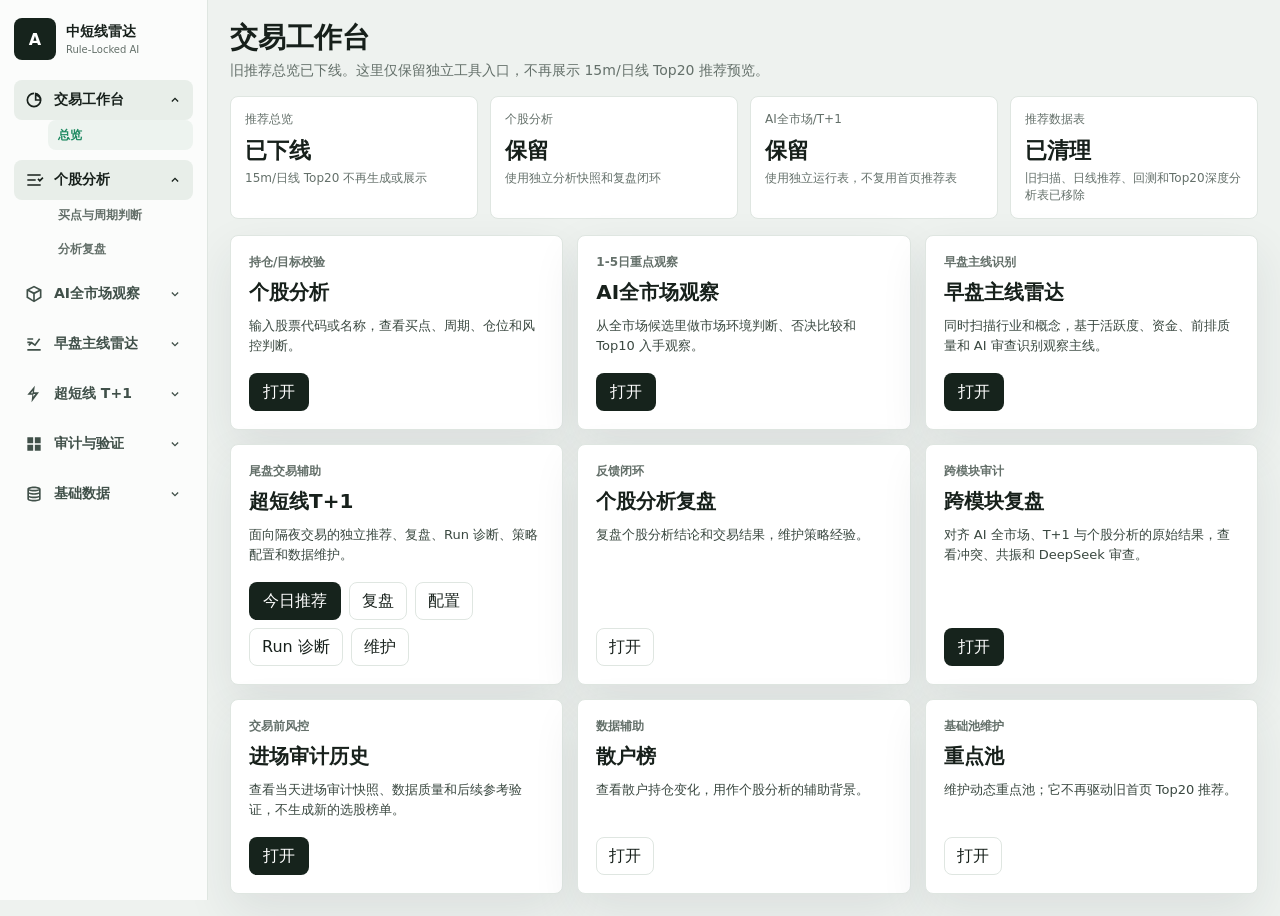
<file: index.html>
<!doctype html>
<html lang="zh-CN">
  <head>
    <meta charset="UTF-8" />
    <meta name="viewport" content="width=device-width, initial-scale=1.0" />
    <title>A股中短线雷达</title>
    <link rel="stylesheet" href="./src/styles.css?v=20260809-fixed-module-nav" />
  </head>
  <body>
    <div class="app-shell">
      <aside class="rail">
        <div class="brand">
          <span class="brand-mark">A</span>
          <div>
            <strong>中短线雷达</strong>
            <span>Rule-Locked AI</span>
          </div>
        </div>

        <nav class="nav-icons nav-tree" aria-label="主导航">
          <details class="nav-module" data-nav-module="dashboard" open>
            <summary class="nav-module-trigger">
              <span class="nav-module-icon"><svg viewBox="0 0 24 24" aria-hidden="true"><path d="M12 3a9 9 0 1 0 9 9h-2a7 7 0 1 1-7-7V3Zm1 0v10h8A9 9 0 0 0 13 3Zm2 4.1A7.03 7.03 0 0 1 18.9 11H15V7.1Z"/></svg></span>
              <span>交易工作台</span>
              <svg class="nav-chevron" viewBox="0 0 24 24" aria-hidden="true"><path d="m8 9 4 4 4-4 1.4 1.4L12 15.8l-5.4-5.4L8 9Z"/></svg>
            </summary>
            <div class="nav-sublist">
              <button id="dashboardButton" class="nav-subitem nav-button active" type="button" data-section="dashboard" title="总览" aria-label="总览" aria-current="page">总览</button>
            </div>
          </details>

          <details class="nav-module" data-nav-module="stock" open>
            <summary class="nav-module-trigger">
              <span class="nav-module-icon"><svg viewBox="0 0 24 24" aria-hidden="true"><path d="M4 5h16v2H4V5Zm0 6h10v2H4v-2Zm0 6h16v2H4v-2Zm13.5-7 1.5 1.5 3-3L23.4 10 19 14.4 16.1 11.5 17.5 10Z"/></svg></span>
              <span>个股分析</span>
              <svg class="nav-chevron" viewBox="0 0 24 24" aria-hidden="true"><path d="m8 9 4 4 4-4 1.4 1.4L12 15.8l-5.4-5.4L8 9Z"/></svg>
            </summary>
            <div class="nav-sublist">
              <button id="stockAnalysisButton" class="nav-subitem nav-button" type="button" data-section="stock" title="买点与周期判断" aria-label="买点与周期判断">买点与周期判断</button>
              <button id="aiReviewButton" class="nav-subitem nav-button" type="button" data-section="ai-review" title="分析复盘" aria-label="分析复盘">分析复盘</button>
            </div>
          </details>

          <details class="nav-module" data-nav-module="ai-full-market">
            <summary class="nav-module-trigger">
              <span class="nav-module-icon"><svg viewBox="0 0 24 24" aria-hidden="true"><path d="M12 2 3 6.5v10L12 22l9-5.5v-10L12 2Zm0 2.2 5.7 2.9L12 10 6.3 7.1 12 4.2ZM5 8.8l6 3.1v7.2l-6-3.7V8.8Zm8 10.3v-7.2l6-3.1v6.6l-6 3.7Z"/></svg></span>
              <span>AI全市场观察</span>
              <svg class="nav-chevron" viewBox="0 0 24 24" aria-hidden="true"><path d="m8 9 4 4 4-4 1.4 1.4L12 15.8l-5.4-5.4L8 9Z"/></svg>
            </summary>
            <div class="nav-sublist">
              <button id="aiFullMarketButton" class="nav-subitem nav-button" type="button" data-section="ai-full-market" title="重点观察" aria-label="重点观察">重点观察</button>
              <a class="nav-subitem" href="./ai-full-market-review.html">全市场复盘</a>
            </div>
          </details>

          <details class="nav-module" data-nav-module="morning-sector">
            <summary class="nav-module-trigger">
              <span class="nav-module-icon"><svg viewBox="0 0 24 24" aria-hidden="true"><path d="M4 18h16v2H4v-2Zm1-5 4-4 4 3 5-7 1.6 1.2-6.2 8.6-4.2-3.1L6.4 14.5 5 13Zm-1-8h7v2H4V5Zm0 4h4v2H4V9Z"/></svg></span>
              <span>早盘主线雷达</span>
              <svg class="nav-chevron" viewBox="0 0 24 24" aria-hidden="true"><path d="m8 9 4 4 4-4 1.4 1.4L12 15.8l-5.4-5.4L8 9Z"/></svg>
            </summary>
            <div class="nav-sublist">
              <button id="morningSectorButton" class="nav-subitem nav-button" type="button" data-section="morning-sector" title="主线扫描" aria-label="主线扫描">主线扫描</button>
            </div>
          </details>

          <details class="nav-module" data-nav-module="t1">
            <summary class="nav-module-trigger">
              <span class="nav-module-icon"><svg viewBox="0 0 24 24" aria-hidden="true"><path d="M13 2 4 13h6l-1 9 9-12h-6l1-8Zm-2.4 9H8.2l2.4-3-.5 4h3.5l-2.6 3.4.4-4.4Z"/></svg></span>
              <span>超短线 T+1</span>
              <svg class="nav-chevron" viewBox="0 0 24 24" aria-hidden="true"><path d="m8 9 4 4 4-4 1.4 1.4L12 15.8l-5.4-5.4L8 9Z"/></svg>
            </summary>
            <div class="nav-sublist">
              <button id="t1OvernightButton" class="nav-subitem nav-button" type="button" data-section="t1-overnight" title="今日推荐" aria-label="今日推荐">今日推荐</button>
              <a class="nav-subitem" href="./t1-overnight-review.html">推荐复盘</a>
              <a class="nav-subitem" href="./t1-overnight-config.html">策略配置</a>
              <a class="nav-subitem" href="./t1-overnight-diagnostics.html">Run 诊断</a>
              <a class="nav-subitem" href="./t1-overnight-maintenance.html">数据维护</a>
            </div>
          </details>

          <details class="nav-module" data-nav-module="audit">
            <summary class="nav-module-trigger">
              <span class="nav-module-icon"><svg viewBox="0 0 24 24" aria-hidden="true"><path d="M4 4h7v7H4V4Zm9 0h7v7h-7V4ZM4 13h7v7H4v-7Zm9 0h7v7h-7v-7Z"/></svg></span>
              <span>审计与验证</span>
              <svg class="nav-chevron" viewBox="0 0 24 24" aria-hidden="true"><path d="m8 9 4 4 4-4 1.4 1.4L12 15.8l-5.4-5.4L8 9Z"/></svg>
            </summary>
            <div class="nav-sublist">
              <button id="crossValidationButton" class="nav-subitem nav-button" type="button" title="跨模块复盘" aria-label="跨模块复盘">跨模块复盘</button>
              <button id="entryAuditHistoryButton" class="nav-subitem nav-button" type="button" title="进场审计历史" aria-label="进场审计历史">进场审计历史</button>
            </div>
          </details>

          <details class="nav-module" data-nav-module="data">
            <summary class="nav-module-trigger">
              <span class="nav-module-icon"><svg viewBox="0 0 24 24" aria-hidden="true"><path d="M12 3C7.6 3 4 4.3 4 6v12c0 1.7 3.6 3 8 3s8-1.3 8-3V6c0-1.7-3.6-3-8-3Zm0 2c3.9 0 6 .9 6 1s-2.1 1-6 1-6-.9-6-1 2.1-1 6-1Zm0 14c-3.9 0-6-.9-6-1v-2.2c1.4.8 3.6 1.2 6 1.2s4.6-.4 6-1.2V18c0 .1-2.1 1-6 1Zm0-4c-3.9 0-6-.9-6-1v-2.2c1.4.8 3.6 1.2 6 1.2s4.6-.4 6-1.2V14c0 .1-2.1 1-6 1Zm0-4c-3.9 0-6-.9-6-1V7.8C7.4 8.6 9.6 9 12 9s4.6-.4 6-1.2V10c0 .1-2.1 1-6 1Z"/></svg></span>
              <span>基础数据</span>
              <svg class="nav-chevron" viewBox="0 0 24 24" aria-hidden="true"><path d="m8 9 4 4 4-4 1.4 1.4L12 15.8l-5.4-5.4L8 9Z"/></svg>
            </summary>
            <div class="nav-sublist">
              <button id="retailHolderButton" class="nav-subitem nav-button" type="button" data-section="retail" title="散户榜" aria-label="散户榜">散户榜</button>
              <button id="universeButton" class="nav-subitem nav-button" type="button" data-section="universe" title="重点池" aria-label="重点池">重点池</button>
            </div>
          </details>
        </nav>
      </aside>

      <main class="workspace">
        <section class="topbar" data-dashboard-section>
          <div>
            <h1>交易工作台</h1>
            <p id="marketLine">旧推荐总览已下线。这里仅保留独立工具入口，不再展示 15m/日线 Top20 推荐预览。</p>
          </div>
        </section>

        <section class="metrics-grid" id="metricsGrid" aria-label="工作台状态" data-dashboard-section></section>

        <section class="workbench-grid" id="workbenchGrid" data-dashboard-section>
          <article class="workbench-card">
            <div>
              <span>持仓/目标校验</span>
              <h2>个股分析</h2>
              <p>输入股票代码或名称，查看买点、周期、仓位和风控判断。</p>
            </div>
            <button class="primary-button" type="button" data-workbench-open="stock">打开</button>
          </article>
          <article class="workbench-card">
            <div>
              <span>1-5日重点观察</span>
              <h2>AI全市场观察</h2>
              <p>从全市场候选里做市场环境判断、否决比较和 Top10 入手观察。</p>
            </div>
            <button class="primary-button" type="button" data-workbench-open="ai-full-market">打开</button>
          </article>
          <article class="workbench-card">
            <div>
              <span>早盘主线识别</span>
              <h2>早盘主线雷达</h2>
              <p>同时扫描行业和概念，基于活跃度、资金、前排质量和 AI 审查识别观察主线。</p>
            </div>
            <button class="primary-button" type="button" data-workbench-open="morning-sector">打开</button>
          </article>
          <article class="workbench-card">
            <div>
              <span>尾盘交易辅助</span>
              <h2>超短线T+1</h2>
              <p>面向隔夜交易的独立推荐、复盘、Run 诊断、策略配置和数据维护。</p>
            </div>
            <div class="workbench-actions">
              <button class="primary-button" type="button" data-workbench-open="t1-overnight">今日推荐</button>
              <button class="secondary-button" type="button" data-workbench-open="t1-review">复盘</button>
              <button class="secondary-button" type="button" data-workbench-open="t1-config">配置</button>
              <button class="secondary-button" type="button" data-workbench-open="t1-diagnostics">Run 诊断</button>
              <button class="secondary-button" type="button" data-workbench-open="t1-maintenance">维护</button>
            </div>
          </article>
          <article class="workbench-card">
            <div>
              <span>反馈闭环</span>
              <h2>个股分析复盘</h2>
              <p>复盘个股分析结论和交易结果，维护策略经验。</p>
            </div>
            <button class="secondary-button" type="button" data-workbench-open="ai-review">打开</button>
          </article>
          <article class="workbench-card">
            <div>
              <span>跨模块审计</span>
              <h2>跨模块复盘</h2>
              <p>对齐 AI 全市场、T+1 与个股分析的原始结果，查看冲突、共振和 DeepSeek 审查。</p>
            </div>
            <button class="primary-button" type="button" data-workbench-open="cross-validation">打开</button>
          </article>
          <article class="workbench-card">
            <div>
              <span>交易前风控</span>
              <h2>进场审计历史</h2>
              <p>查看当天进场审计快照、数据质量和后续参考验证，不生成新的选股榜单。</p>
            </div>
            <button class="primary-button" type="button" data-workbench-open="entry-audit-history">打开</button>
          </article>
          <article class="workbench-card">
            <div>
              <span>数据辅助</span>
              <h2>散户榜</h2>
              <p>查看散户持仓变化，用作个股分析的辅助背景。</p>
            </div>
            <button class="secondary-button" type="button" data-workbench-open="retail">打开</button>
          </article>
          <article class="workbench-card">
            <div>
              <span>基础池维护</span>
              <h2>重点池</h2>
              <p>维护动态重点池；它不再驱动旧首页 Top20 推荐。</p>
            </div>
            <button class="secondary-button" type="button" data-workbench-open="universe">打开</button>
          </article>
        </section>
      </main>
    </div>

    <div id="universeModal" class="modal-backdrop" hidden>
      <section class="modal" role="dialog" aria-modal="true" aria-labelledby="universeTitle">
        <header class="modal-head">
          <div>
            <span id="universeEyebrow">默认样本</span>
            <h2 id="universeTitle">内置重点池</h2>
          </div>
          <div class="modal-actions">
            <button id="universeRefreshButton" class="secondary-button" type="button" title="更新动态重点池">
              <svg viewBox="0 0 24 24" aria-hidden="true"><path d="M17.7 6.3A8 8 0 1 0 20 12h-2a6 6 0 1 1-1.8-4.3L13 11h8V3l-3.3 3.3Z"/></svg>
              更新
            </button>
            <button id="universeCloseButton" class="icon-button" type="button" title="关闭" aria-label="关闭">
              <svg viewBox="0 0 24 24" aria-hidden="true"><path d="m6.4 5 5.6 5.6L17.6 5 19 6.4 13.4 12l5.6 5.6-1.4 1.4-5.6-5.6L6.4 19 5 17.6l5.6-5.6L5 6.4 6.4 5Z"/></svg>
            </button>
          </div>
        </header>
        <div class="modal-body">
          <p id="universeDescription">加载中</p>
          <div id="universeMethod" class="method-list"></div>
          <div id="universeList" class="universe-list"></div>
        </div>
      </section>
    </div>

    <div id="stockAnalysisModal" class="modal-backdrop" hidden>
      <section class="modal stock-analysis-modal" role="dialog" aria-modal="true" aria-labelledby="stockAnalysisTitle">
        <header class="modal-head">
          <div>
            <span id="stockAnalysisEyebrow">个股分析</span>
            <h2 id="stockAnalysisTitle">买点与周期判断</h2>
          </div>
          <div class="modal-actions">
            <button id="stockAnalysisMarketRefreshButton" class="secondary-button" type="button" title="实时刷新全市场上下文缓存">
              <svg viewBox="0 0 24 24" aria-hidden="true"><path d="M17.7 6.3A8 8 0 1 0 20 12h-2a6 6 0 1 1-1.8-4.3L13 11h8V3l-3.3 3.3Z"/></svg>
              实时更新全市场
            </button>
            <button id="stockAnalysisCloseButton" class="icon-button" type="button" title="关闭" aria-label="关闭">
              <svg viewBox="0 0 24 24" aria-hidden="true"><path d="m6.4 5 5.6 5.6L17.6 5 19 6.4 13.4 12l5.6 5.6-1.4 1.4-5.6-5.6L6.4 19 5 17.6l5.6-5.6L5 6.4 6.4 5Z"/></svg>
            </button>
          </div>
        </header>
        <div class="modal-body">
          <form id="stockAnalysisForm" class="stock-analysis-form">
            <div class="stock-query-row">
              <label class="stock-query-field">
                <span>股票代码/名称</span>
                <div class="stock-analysis-input">
                  <input id="stockAnalysisCode" type="search" placeholder="如 002050 或 三花智控" autocomplete="off" aria-autocomplete="list" aria-controls="stockAnalysisSuggestions" />
                  <div id="stockAnalysisSuggestions" class="stock-suggestions" hidden></div>
                </div>
              </label>
              <div class="stock-position-toggle">
                <span>持仓状态</span>
                <label class="stock-analysis-check">
                  <input id="stockAnalysisHasPosition" type="checkbox" />
                  <b>本次已持仓</b>
                </label>
              </div>
              <button id="stockAnalysisRunButton" class="primary-button" type="submit">
                <svg viewBox="0 0 24 24" aria-hidden="true"><path d="M10 4a6 6 0 1 0 3.7 10.7l3.6 3.6 1.4-1.4-3.6-3.6A6 6 0 0 0 10 4Zm0 2a4 4 0 1 1 0 8 4 4 0 0 1 0-8Z"/></svg>
                分析
              </button>
            </div>
            <div id="stockAnalysisPositionFields" class="stock-position-fields" hidden>
              <label>
                <span>成本价</span>
                <input id="stockAnalysisCostPrice" type="number" min="0" step="0.01" placeholder="65.80" inputmode="decimal" />
              </label>
              <label>
                <span>仓位%</span>
                <input id="stockAnalysisPositionPct" type="number" min="0" max="100" step="1" placeholder="30" inputmode="decimal" />
              </label>
              <label>
                <span>持有天数</span>
                <input id="stockAnalysisHoldingDays" type="number" min="0" step="1" placeholder="5" inputmode="numeric" />
              </label>
              <label>
                <span>计划周期</span>
                <select id="stockAnalysisPlannedHorizon">
                  <option value="">未指定</option>
                  <option value="short">短线</option>
                  <option value="mid">中线</option>
                  <option value="long">长线</option>
                </select>
              </label>
              <small>仅用于本次个股分析，不保存为真实持仓。</small>
            </div>
          </form>
          <div id="stockAnalysisWarning" class="retail-warning" hidden></div>
          <div id="stockAnalysisResult" class="stock-analysis-result"></div>
        </div>
      </section>
    </div>

    <div id="retailHolderModal" class="modal-backdrop" hidden>
      <section class="modal retail-modal" role="dialog" aria-modal="true" aria-labelledby="retailHolderTitle">
        <header class="modal-head">
          <div>
            <span id="retailHolderEyebrow">股东户数</span>
            <h2 id="retailHolderTitle">散户榜 Top 100</h2>
          </div>
          <div class="modal-actions">
            <button id="retailHolderRefreshButton" class="secondary-button" type="button" title="刷新股东户数缓存">
              <svg viewBox="0 0 24 24" aria-hidden="true"><path d="M17.7 6.3A8 8 0 1 0 20 12h-2a6 6 0 1 1-1.8-4.3L13 11h8V3l-3.3 3.3Z"/></svg>
              更新
            </button>
            <button id="retailHolderCloseButton" class="icon-button" type="button" title="关闭" aria-label="关闭">
              <svg viewBox="0 0 24 24" aria-hidden="true"><path d="m6.4 5 5.6 5.6L17.6 5 19 6.4 13.4 12l5.6 5.6-1.4 1.4-5.6-5.6L6.4 19 5 17.6l5.6-5.6L5 6.4 6.4 5Z"/></svg>
            </button>
          </div>
        </header>
        <div class="modal-body">
          <div class="retail-searchbar">
            <label>
              <span>搜索</span>
              <input id="retailHolderSearch" type="search" placeholder="输入代码或名称" autocomplete="off" />
            </label>
            <p id="retailHolderSummary">加载中</p>
          </div>
          <div id="retailHolderWarning" class="retail-warning" hidden></div>
          <div class="retail-table-wrap">
            <table class="retail-table">
              <thead>
                <tr>
                  <th>排名</th>
                  <th>股票</th>
                  <th>股东户数</th>
                  <th>增减</th>
                  <th>截止日</th>
                  <th>公告日</th>
                  <th>户均市值</th>
                </tr>
              </thead>
              <tbody id="retailHolderList"></tbody>
            </table>
          </div>
        </div>
      </section>
    </div>

    <div id="aiReviewPage" class="modal-backdrop" hidden>
      <section class="modal ai-review-modal" role="dialog" aria-modal="true" aria-labelledby="aiReviewTitle">
        <header class="modal-head">
          <div>
            <span id="aiReviewEyebrow">个股分析案例学习</span>
            <h2 id="aiReviewTitle">个股分析复盘</h2>
          </div>
          <div class="modal-actions">
            <a class="secondary-button" href="./cross-module-validation.html" title="查看跨模块复盘">跨模块复盘</a>
            <button id="aiReviewOutcomesButton" class="secondary-button" type="button" title="补算个股分析收益">
              <svg viewBox="0 0 24 24" aria-hidden="true"><path d="M17.7 6.3A8 8 0 1 0 20 12h-2a6 6 0 1 1-1.8-4.3L13 11h8V3l-3.3 3.3Z"/></svg>
              补算收益
            </button>
            <label class="select-label compact" title="选择方向收益补算周期">
              <span>收益周期</span>
              <select id="aiReviewHorizonSelect">
                <option value="3,5,7,10">短线</option>
                <option value="20,40">中线</option>
                <option value="60,120,240">长线</option>
              </select>
            </label>
            <button id="aiReviewTradeOutcomesButton" class="secondary-button" type="button" title="补算个股分析策略执行收益">
              <svg viewBox="0 0 24 24" aria-hidden="true"><path d="M5 4h14v2H5V4Zm0 14h14v2H5v-2Zm2-4 3-3 2 2 5-5 1.4 1.4L12 15.8l-2-2-1.6 1.6L7 14Z"/></svg>
              补算策略
            </button>
            <button id="aiReviewGenerateButton" class="secondary-button" type="button" title="生成误买/漏判复盘">
              <svg viewBox="0 0 24 24" aria-hidden="true"><path d="M11 3h2v3h-2V3Zm0 15h2v3h-2v-3ZM3 11h3v2H3v-2Zm15 0h3v2h-3v-2ZM5.6 4.2l2.1 2.1-1.4 1.4-2.1-2.1 1.4-1.4Zm12.8 0 1.4 1.4-2.1 2.1-1.4-1.4 2.1-2.1ZM4.2 18.4l2.1-2.1 1.4 1.4-2.1 2.1-1.4-1.4Zm13.5-2.1 2.1 2.1-1.4 1.4-2.1-2.1 1.4-1.4ZM12 8a4 4 0 1 0 0 8 4 4 0 0 0 0-8Z"/></svg>
              生成复盘
            </button>
            <button id="aiReviewCloseButton" class="icon-button" type="button" title="关闭" aria-label="关闭">
              <svg viewBox="0 0 24 24" aria-hidden="true"><path d="m6.4 5 5.6 5.6L17.6 5 19 6.4 13.4 12l5.6 5.6-1.4 1.4-5.6-5.6L6.4 19 5 17.6l5.6-5.6L5 6.4 6.4 5Z"/></svg>
            </button>
          </div>
        </header>
        <div class="modal-body">
          <div id="aiReviewWarning" class="retail-warning" hidden></div>
          <div id="aiReviewContent" class="ai-review-content"></div>
        </div>
      </section>
    </div>

    <script src="./src/app.js?v=20260809-nav-tree"></script>
  </body>
</html>
</file>
<file: src/styles.css>
:root {
  color-scheme: light;
  --bg: #eef2ef;
  --panel: #ffffff;
  --panel-2: #f7f9f7;
  --ink: #17201b;
  --muted: #64706a;
  --line: #dfe6e1;
  --green: #1f8a62;
  --red: #d0473e;
  --blue: #2563eb;
  --amber: #c27713;
  --violet: #7c3aed;
  --shadow: 0 18px 48px rgba(30, 41, 59, 0.09);
}

* {
  box-sizing: border-box;
}

body {
  margin: 0;
  min-height: 100vh;
  background: var(--bg);
  color: var(--ink);
  font-family: Inter, "SF Pro Display", "PingFang SC", "Microsoft YaHei", system-ui, sans-serif;
}

button,
select,
input {
  font: inherit;
}

.app-shell {
  min-height: 100vh;
  display: grid;
  grid-template-columns: 208px minmax(0, 1fr);
}

.rail {
  position: sticky;
  top: 0;
  height: 100vh;
  align-self: start;
  border-right: 1px solid var(--line);
  background: #fbfcfb;
  display: flex;
  flex-direction: column;
  align-items: stretch;
  gap: 20px;
  padding: 18px 14px;
  overflow-y: auto;
}

.brand {
  display: grid;
  grid-template-columns: auto minmax(0, 1fr);
  align-items: center;
  gap: 10px;
  text-align: left;
}

.brand-mark {
  display: grid;
  place-items: center;
  width: 42px;
  height: 42px;
  border-radius: 8px;
  background: #16231c;
  color: #fff;
  font-weight: 800;
}

.brand strong {
  display: block;
  font-size: 14px;
  line-height: 1.2;
}

.brand span:last-child {
  display: block;
  color: var(--muted);
  font-size: 10px;
  margin-top: 4px;
}

.nav-icons {
  display: grid;
  gap: 10px;
}

.icon-button,
.primary-button,
.secondary-button {
  border: 0;
  cursor: pointer;
}

.icon-button {
  display: grid;
  place-items: center;
  width: 44px;
  height: 44px;
  border-radius: 8px;
  background: transparent;
  color: var(--muted);
}

.icon-button.active,
.icon-button:hover {
  background: #e8eee9;
  color: var(--ink);
}

.nav-tree {
  align-content: start;
}

.nav-module {
  display: grid;
  gap: 6px;
}

.nav-module[open] .nav-chevron {
  transform: rotate(180deg);
}

.nav-module-trigger {
  width: 100%;
  display: flex;
  align-items: center;
  gap: 10px;
  min-height: 40px;
  border-radius: 8px;
  padding: 0 10px;
  color: #405049;
  font-size: 14px;
  font-weight: 800;
  cursor: pointer;
  list-style: none;
  user-select: none;
}

.nav-module-trigger::-webkit-details-marker {
  display: none;
}

.nav-module-trigger:hover,
.nav-module[open] .nav-module-trigger {
  background: #e8eee9;
  color: var(--ink);
}

.nav-module-icon {
  display: grid;
  place-items: center;
  flex: 0 0 20px;
}

.nav-module-trigger span:nth-child(2) {
  min-width: 0;
  overflow: hidden;
  text-overflow: ellipsis;
  white-space: nowrap;
}

.nav-chevron {
  width: 16px;
  height: 16px;
  margin-left: auto;
  transition: transform 0.18s ease;
}

.nav-sublist {
  display: grid;
  gap: 4px;
  padding-left: 34px;
}

.nav-subitem {
  width: 100%;
  min-height: 30px;
  display: flex;
  align-items: center;
  border-radius: 8px;
  border: 0;
  background: transparent;
  color: var(--muted);
  padding: 0 10px;
  font-size: 12px;
  font-weight: 800;
  text-decoration: none;
  text-align: left;
  cursor: pointer;
}

.nav-subitem:hover,
.nav-subitem.active,
.nav-subitem[aria-current="page"] {
  background: #edf3ef;
  color: var(--ink);
}

.nav-subitem.active,
.nav-subitem[aria-current="page"] {
  color: var(--green);
}

.nav-module-trigger svg,
.icon-button svg,
.primary-button svg,
.secondary-button svg {
  width: 20px;
  height: 20px;
  fill: currentColor;
}

.nav-module-trigger .nav-chevron {
  width: 16px;
  height: 16px;
}

.workspace {
  padding: 22px;
  min-width: 0;
}

.workspace-section[hidden],
[data-dashboard-section][hidden] {
  display: none !important;
}

.topbar {
  display: flex;
  align-items: flex-start;
  justify-content: space-between;
  gap: 24px;
  margin-bottom: 16px;
}

h1,
h2,
h3,
p {
  margin: 0;
}

h1 {
  font-size: 28px;
  line-height: 1.15;
  letter-spacing: 0;
}

.topbar p,
.panel-header span,
.detail-meta,
small {
  color: var(--muted);
}

.topbar p {
  margin-top: 8px;
  font-size: 14px;
}

.toolbar {
  display: flex;
  align-items: end;
  gap: 10px;
  flex-wrap: wrap;
  justify-content: flex-end;
}

.select-label {
  display: grid;
  gap: 6px;
  font-size: 12px;
  color: var(--muted);
}

select {
  min-width: 106px;
  height: 38px;
  border: 1px solid var(--line);
  border-radius: 8px;
  background: var(--panel);
  color: var(--ink);
  padding: 0 10px;
}

input[type="search"] {
  width: min(360px, 100%);
  height: 38px;
  border: 1px solid var(--line);
  border-radius: 8px;
  background: var(--panel);
  color: var(--ink);
  padding: 0 12px;
}

.primary-button {
  height: 38px;
  display: inline-flex;
  align-items: center;
  gap: 8px;
  border-radius: 8px;
  background: #16231c;
  color: #fff;
  padding: 0 14px;
}

.secondary-button {
  height: 38px;
  display: inline-flex;
  align-items: center;
  gap: 7px;
  border: 1px solid var(--line);
  border-radius: 8px;
  background: var(--panel);
  color: var(--ink);
  padding: 0 12px;
}

.secondary-button:hover {
  background: #f4f7f5;
}

.primary-button:disabled,
.secondary-button:disabled {
  opacity: 0.78;
  cursor: progress;
}

.button-spinner {
  width: 14px;
  height: 14px;
  border: 2px solid rgba(255, 255, 255, 0.35);
  border-top-color: #fff;
  border-radius: 50%;
  animation: spin 0.8s linear infinite;
}

@keyframes spin {
  to {
    transform: rotate(360deg);
  }
}

.metrics-grid {
  display: grid;
  grid-template-columns: repeat(4, minmax(0, 1fr));
  gap: 12px;
  margin-bottom: 16px;
}

.metric,
.panel,
.plan-box,
.analysis-box {
  background: var(--panel);
  border: 1px solid var(--line);
  border-radius: 8px;
}

.metric {
  padding: 14px;
}

.metric span,
.metric small {
  display: block;
  color: var(--muted);
  font-size: 12px;
}

.metric strong {
  display: block;
  margin: 8px 0 4px;
  font-size: 22px;
}

.content-grid {
  display: grid;
  grid-template-columns: 390px minmax(0, 1fr);
  gap: 16px;
  align-items: start;
}

.workbench-grid {
  display: grid;
  grid-template-columns: repeat(3, minmax(0, 1fr));
  gap: 14px;
}

.workbench-card {
  min-height: 184px;
  display: flex;
  flex-direction: column;
  justify-content: space-between;
  gap: 18px;
  padding: 18px;
  background: var(--panel);
  border: 1px solid var(--line);
  border-radius: 8px;
  box-shadow: var(--shadow);
}

.workbench-card span {
  display: block;
  color: var(--muted);
  font-size: 12px;
  font-weight: 700;
}

.workbench-card h2 {
  margin-top: 8px;
  font-size: 20px;
}

.workbench-card p {
  margin-top: 10px;
  color: #3a4840;
  font-size: 13px;
  line-height: 1.5;
}

.workbench-card .primary-button,
.workbench-card .secondary-button {
  align-self: flex-start;
}

.workbench-actions {
  display: flex;
  flex-wrap: wrap;
  gap: 8px;
}

.panel {
  box-shadow: var(--shadow);
  overflow: hidden;
}

.panel-header {
  display: grid;
  grid-template-columns: minmax(0, 1fr) auto;
  gap: 8px 12px;
  align-items: start;
  padding: 16px;
  border-bottom: 1px solid var(--line);
}

.detail-head {
  display: flex;
  align-items: center;
  justify-content: space-between;
  gap: 16px;
  padding: 16px;
  border-bottom: 1px solid var(--line);
}

.panel-header h2,
.detail-head h2 {
  font-size: 18px;
}

.rank-heading {
  display: contents;
}

.rank-heading h2 {
  grid-column: 1;
  grid-row: 1;
  align-self: center;
  line-height: 1.15;
}

#scanStamp {
  grid-column: 1 / -1;
  grid-row: 2;
  min-width: 0;
  display: grid;
  gap: 2px;
  font-size: 13px;
  line-height: 1.35;
}

#scanStamp .stamp-time,
#scanStamp .stamp-meta {
  min-width: 0;
  overflow: hidden;
  text-overflow: ellipsis;
  white-space: nowrap;
}

#scanStamp .stamp-meta {
  font-size: 12px;
}

.segmented {
  grid-column: 2;
  grid-row: 1;
  display: inline-grid;
  grid-template-columns: 46px 50px 50px;
  padding: 3px;
  background: #edf2ee;
  border-radius: 8px;
  justify-self: end;
}

.segmented button {
  height: 30px;
  min-width: 0;
  padding: 0 8px;
  border: 0;
  border-radius: 6px;
  background: transparent;
  cursor: pointer;
  color: var(--muted);
  font-size: 13px;
  line-height: 1;
  white-space: nowrap;
}

.segmented button.active {
  background: #fff;
  color: var(--ink);
  box-shadow: 0 2px 8px rgba(15, 23, 42, 0.08);
}

.candidate-list {
  display: grid;
  gap: 8px;
  padding: 12px;
  max-height: calc(100vh - 230px);
  overflow: auto;
}

.candidate {
  width: 100%;
  min-height: 72px;
  display: grid;
  grid-template-columns: 42px minmax(0, 1fr) 44px;
  grid-template-rows: auto auto;
  align-items: center;
  gap: 3px 10px;
  border: 1px solid transparent;
  border-radius: 8px;
  background: var(--panel-2);
  padding: 10px;
  text-align: left;
  cursor: pointer;
}

.candidate.active,
.candidate:hover {
  border-color: #b9c8bd;
  background: #fff;
}

.candidate-rank {
  grid-row: span 2;
  width: 34px;
  height: 34px;
  display: grid;
  place-items: center;
  border-radius: 8px;
  background: #e5ece7;
  color: #26362d;
  font-weight: 800;
  font-size: 12px;
}

.candidate-main {
  min-width: 0;
}

.candidate-main strong,
.candidate-main small {
  display: block;
  overflow: hidden;
  text-overflow: ellipsis;
  white-space: nowrap;
}

.candidate-main small {
  margin-top: 5px;
  font-size: 12px;
}

.candidate-score {
  justify-self: end;
  font-weight: 800;
  font-size: 18px;
}

.candidate-status {
  grid-column: 2 / 4;
  justify-self: start;
  display: inline-flex;
  align-items: center;
  min-height: 22px;
  border-radius: 6px;
  padding: 0 8px;
  font-size: 12px;
  font-weight: 700;
}

.buy-triggered {
  background: rgba(208, 71, 62, 0.11);
  color: var(--red);
}

.daily-confirmed {
  background: rgba(31, 138, 98, 0.12);
  color: var(--green);
}

.pullback {
  background: rgba(37, 99, 235, 0.11);
  color: var(--blue);
}

.daily-watch,
.daily-candidate,
.watch {
  background: rgba(194, 119, 19, 0.12);
  color: var(--amber);
}

.daily-risk,
.invalid {
  background: rgba(100, 112, 106, 0.13);
  color: var(--muted);
}

.detail-panel {
  min-width: 0;
}

.rank-badge {
  display: inline-flex;
  align-items: center;
  height: 24px;
  border-radius: 6px;
  background: #16231c;
  color: #fff;
  padding: 0 8px;
  font-size: 12px;
  margin-bottom: 8px;
}

#detailMeta {
  margin-top: 6px;
  color: var(--muted);
  font-size: 13px;
}

.score-dial {
  width: 74px;
  height: 74px;
  border-radius: 50%;
  display: grid;
  place-items: center;
  align-content: center;
  background: conic-gradient(var(--red), #e6b45a, var(--green), #dfe6e1 0);
  color: var(--ink);
}

.score-dial span {
  font-size: 24px;
  font-weight: 900;
  line-height: 1;
}

.score-dial small {
  font-size: 10px;
}

.status-strip {
  display: flex;
  flex-wrap: wrap;
  gap: 8px;
  padding: 12px 16px;
  border-bottom: 1px solid var(--line);
}

.status-strip span {
  display: inline-flex;
  align-items: center;
  min-height: 26px;
  border-radius: 6px;
  background: #eef3ef;
  color: #34443a;
  padding: 0 9px;
  font-size: 12px;
  font-weight: 700;
}

.status-strip span.ai-pick {
  background: #16231c;
  color: #fff;
}

.status-strip span.rules-fill {
  background: rgba(194, 119, 19, 0.12);
  color: var(--amber);
}

.chart-wrap {
  height: 360px;
  padding: 12px 16px 0;
}

canvas {
  width: 100%;
  height: 100%;
  border: 1px solid var(--line);
  border-radius: 8px;
}

.plan-grid {
  display: grid;
  grid-template-columns: repeat(3, minmax(0, 1fr));
  gap: 12px;
  padding: 14px 16px;
}

.plan-box {
  padding: 13px;
  min-height: 112px;
}

.plan-box span {
  display: block;
  color: var(--muted);
  font-size: 12px;
}

.plan-box strong {
  display: block;
  margin: 8px 0;
  font-size: 16px;
}

.plan-box p {
  color: #3a4840;
  font-size: 13px;
  line-height: 1.45;
}

.analysis-grid {
  display: grid;
  grid-template-columns: 1fr 1fr;
  gap: 12px;
  padding: 0 16px 16px;
}

.analysis-box {
  padding: 14px;
  min-width: 0;
}

.analysis-box.wide {
  grid-column: 1 / -1;
}

.analysis-box h3 {
  font-size: 15px;
  margin-bottom: 12px;
}

.check-list {
  display: grid;
  grid-template-columns: repeat(2, minmax(0, 1fr));
  gap: 8px;
}

.check {
  display: flex;
  align-items: center;
  gap: 8px;
  min-height: 28px;
  color: #33443a;
  font-size: 13px;
}

.check span {
  width: 10px;
  height: 10px;
  border-radius: 50%;
  flex: 0 0 auto;
}

.check.ok span {
  background: var(--green);
}

.check.fail span {
  background: var(--red);
}

.narrative {
  display: grid;
  gap: 9px;
}

.narrative p {
  color: #33443a;
  font-size: 13px;
  line-height: 1.55;
}

.news-list {
  display: grid;
  gap: 8px;
}

.news-list article {
  display: grid;
  grid-template-columns: 48px minmax(0, 1fr) 48px;
  gap: 10px;
  align-items: center;
  min-height: 42px;
  padding: 8px 10px;
  border-radius: 8px;
  background: var(--panel-2);
}

.news-list span {
  color: var(--blue);
  font-weight: 800;
  font-size: 12px;
}

.news-list .news-title {
  min-width: 0;
  overflow: hidden;
  text-overflow: ellipsis;
  white-space: nowrap;
  font-size: 13px;
  color: var(--ink);
  font-weight: 800;
}

.news-list a.news-title {
  text-decoration: none;
}

.news-list a.news-title:hover {
  color: var(--blue);
  text-decoration: underline;
}

.news-list small {
  text-align: right;
}

.modal-backdrop {
  position: fixed;
  inset: 0;
  z-index: 20;
  display: grid;
  place-items: center;
  padding: 24px;
  background: rgba(20, 32, 26, 0.28);
}

.modal-backdrop[hidden] {
  display: none;
}

.modal {
  width: min(760px, 100%);
  max-height: min(720px, calc(100vh - 48px));
  display: grid;
  grid-template-rows: auto minmax(0, 1fr);
  overflow: hidden;
  border: 1px solid var(--line);
  border-radius: 8px;
  background: var(--panel);
  box-shadow: var(--shadow);
}

.tool-page {
  min-width: 0;
}

.tool-panel {
  width: 100%;
  min-height: calc(100vh - 44px);
  display: grid;
  grid-template-rows: auto minmax(0, 1fr);
  overflow: hidden;
  border: 1px solid var(--line);
  border-radius: 8px;
  background: var(--panel);
  box-shadow: var(--shadow);
}

.tool-page .modal-head {
  background: #fff;
}

.tool-page .modal-body {
  max-height: none;
  overflow: auto;
}

.tool-page .retail-table-wrap {
  max-height: calc(100vh - 288px);
}

.tool-page .stock-query-row {
  grid-template-columns: minmax(240px, 420px) minmax(128px, 160px) auto;
}

.modal-head {
  display: flex;
  align-items: flex-start;
  justify-content: space-between;
  gap: 16px;
  padding: 18px 20px;
  border-bottom: 1px solid var(--line);
}

.modal-head span {
  display: block;
  margin-bottom: 6px;
  color: var(--muted);
  font-size: 12px;
}

.modal-head h2 {
  font-size: 22px;
}

.modal-actions {
  display: flex;
  align-items: center;
  gap: 8px;
}

.modal-head > div:first-child {
  min-width: 0;
}

.stock-analysis-modal .modal-actions {
  flex-wrap: wrap;
  justify-content: flex-end;
}

.stock-analysis-modal .modal-actions .secondary-button,
.ai-review-modal .modal-actions .secondary-button {
  min-height: 38px;
  white-space: nowrap;
}

.ai-review-modal .modal-actions {
  flex-wrap: wrap;
  justify-content: flex-end;
}

.ai-review-modal .modal-actions .select-label.compact {
  height: 38px;
  display: inline-flex;
  align-items: center;
  gap: 8px;
  border: 1px solid var(--line);
  border-radius: 8px;
  background: #fff;
  padding: 0 8px 0 10px;
  color: var(--muted);
}

.ai-review-modal .modal-actions .select-label.compact span {
  margin: 0;
  white-space: nowrap;
  font-size: 12px;
  font-weight: 800;
}

.ai-review-modal .modal-actions .select-label.compact select {
  width: 84px;
  min-width: 84px;
  height: 30px;
  border: 0;
  background: transparent;
  color: var(--ink);
  padding: 0 4px;
  font-weight: 800;
}

.modal-body {
  min-height: 0;
  overflow: auto;
  padding: 16px 20px 20px;
}

.modal-body > p {
  color: #33443a;
  font-size: 14px;
  line-height: 1.5;
}

.method-list {
  display: grid;
  gap: 8px;
  margin: 14px 0;
}

.method-list span {
  display: block;
  min-height: 30px;
  border-radius: 8px;
  background: var(--panel-2);
  color: #33443a;
  padding: 7px 10px;
  font-size: 13px;
  line-height: 1.35;
}

.universe-list {
  display: grid;
  grid-template-columns: repeat(2, minmax(0, 1fr));
  gap: 8px;
}

.universe-item {
  min-width: 0;
  display: grid;
  grid-template-columns: 54px minmax(0, 1fr) auto;
  align-items: center;
  gap: 10px;
  min-height: 48px;
  border: 1px solid var(--line);
  border-radius: 8px;
  padding: 8px 10px;
  background: #fff;
}

.universe-item code {
  color: #26362d;
  font-family: inherit;
  font-weight: 800;
}

.universe-item strong {
  min-width: 0;
  overflow: hidden;
  text-overflow: ellipsis;
  white-space: nowrap;
}

.universe-item small {
  font-size: 12px;
  white-space: nowrap;
}

.retail-modal {
  width: min(1040px, 100%);
}

.stock-analysis-modal {
  width: min(1120px, 100%);
}

.ai-review-modal {
  width: min(1120px, 100%);
}

.tool-panel.retail-modal,
.tool-panel.stock-analysis-modal,
.tool-panel.ai-review-modal {
  width: 100%;
}

.stock-analysis-form {
  display: grid;
  gap: 10px;
  margin-bottom: 14px;
  border: 1px solid var(--line);
  border-radius: 8px;
  background: #fff;
  padding: 12px;
}

.stock-query-row {
  display: grid;
  grid-template-columns: minmax(220px, 1fr) minmax(128px, 160px) auto;
  align-items: end;
  gap: 10px;
}

.stock-query-field {
  min-width: 0;
}

.stock-analysis-form label,
.stock-position-toggle {
  display: grid;
  gap: 6px;
  color: var(--muted);
  font-size: 12px;
}

.stock-analysis-input {
  position: relative;
}

.stock-analysis-form input,
.stock-analysis-form select {
  width: 100%;
  height: 38px;
  border: 1px solid var(--line);
  border-radius: 8px;
  background: var(--panel);
  color: var(--ink);
  padding: 0 12px;
}

.stock-analysis-form select {
  appearance: none;
}

.stock-analysis-check {
  display: flex !important;
  grid-template-columns: none !important;
  align-items: center;
  gap: 8px !important;
  min-height: 38px;
  border: 1px solid var(--line);
  border-radius: 8px;
  background: var(--panel);
  color: var(--ink);
  padding: 0 10px;
}

.stock-analysis-check input {
  width: 16px;
  height: 16px;
  padding: 0;
}

.stock-analysis-check b {
  font-size: 13px;
}

.stock-position-fields {
  display: grid;
  grid-template-columns: repeat(4, minmax(90px, 1fr)) minmax(210px, 0.8fr);
  align-items: end;
  gap: 8px;
  border-top: 1px solid var(--line);
  padding-top: 10px;
}

.stock-position-fields[hidden] {
  display: none !important;
}

.stock-position-fields small {
  align-self: center;
  color: var(--muted);
  font-size: 12px;
  line-height: 1.35;
}

.stock-suggestions {
  position: absolute;
  z-index: 20;
  top: calc(100% + 6px);
  left: 0;
  right: 0;
  display: grid;
  overflow: hidden;
  border: 1px solid var(--line);
  border-radius: 8px;
  background: #fff;
  box-shadow: var(--shadow);
}

.stock-suggestion {
  display: grid;
  grid-template-columns: minmax(0, 1fr) auto;
  gap: 2px 8px;
  width: 100%;
  border: 0;
  border-bottom: 1px solid var(--line);
  background: #fff;
  padding: 9px 10px;
  color: var(--ink);
  text-align: left;
  cursor: pointer;
}

.stock-suggestion:last-child {
  border-bottom: 0;
}

.stock-suggestion:hover,
.stock-suggestion.active {
  background: var(--panel-2);
}

.stock-suggestion strong {
  min-width: 0;
  font-size: 14px;
  line-height: 1.2;
}

.stock-suggestion span {
  color: var(--ink);
  font-size: 13px;
  font-weight: 800;
}

.stock-suggestion small {
  grid-column: 1 / -1;
  color: var(--muted);
  font-size: 11px;
}

.stock-analysis-result {
  display: grid;
  gap: 12px;
}

.case-memory-card {
  display: grid;
  gap: 12px;
  border: 1px solid var(--line);
  border-radius: 8px;
  background: #fff;
  padding: 14px;
}

.case-memory-card.injected {
  border-color: rgba(37, 99, 235, 0.28);
  background: rgba(37, 99, 235, 0.06);
}

.case-memory-card.preview {
  border-color: rgba(194, 119, 19, 0.22);
}

.case-memory-head {
  display: flex;
  align-items: flex-start;
  justify-content: space-between;
  gap: 12px;
}

.case-memory-head span,
.case-memory-grid span,
.case-memory-list span {
  color: var(--muted);
  font-size: 12px;
}

.case-memory-head strong {
  display: block;
  margin-top: 5px;
  font-size: 18px;
}

.case-memory-grid {
  display: grid;
  grid-template-columns: repeat(3, minmax(0, 1fr));
  gap: 8px;
}

.case-memory-grid span {
  min-height: 30px;
  border-radius: 8px;
  background: var(--panel-2);
  padding: 8px 10px;
  color: #33443a;
  font-weight: 800;
}

.case-memory-pools {
  display: grid;
  grid-template-columns: repeat(3, minmax(0, 1fr));
  gap: 8px;
}

.case-memory-pools span {
  min-height: 42px;
  display: grid;
  align-content: start;
  gap: 3px;
  border: 1px solid rgba(98, 112, 105, 0.18);
  border-radius: 8px;
  background: #f8faf8;
  color: #52615a;
  padding: 8px 10px;
  font-size: 12px;
  line-height: 1.45;
}

.case-memory-pools b,
.case-memory-pools strong,
.case-memory-pools small,
.case-memory-pools em {
  display: block;
  min-width: 0;
}

.case-memory-pools b {
  color: var(--ink);
  font-size: 13px;
}

.case-memory-pools strong {
  color: var(--ink);
  font-size: 18px;
  line-height: 1.15;
}

.case-memory-pools small,
.case-memory-pools em {
  color: #52615a;
  font-size: 12px;
  font-style: normal;
}

.case-memory-pools span.injected {
  border-color: rgba(37, 99, 235, 0.26);
  background: rgba(37, 99, 235, 0.08);
  color: #1f4f9f;
  font-weight: 800;
}

.case-memory-pools span.injected small,
.case-memory-pools span.injected em {
  color: #1f4f9f;
}

.case-memory-list,
.ai-review-list {
  display: grid;
  gap: 8px;
}

.case-memory-list article,
.ai-review-list article {
  display: grid;
  gap: 5px;
  border: 1px solid var(--line);
  border-radius: 8px;
  background: var(--panel-2);
  padding: 10px;
}

.case-memory-list strong,
.ai-review-list strong {
  font-size: 14px;
}

.case-memory-list p,
.ai-review-list p {
  color: #33443a;
  font-size: 13px;
  line-height: 1.45;
}

.ai-review-content {
  display: grid;
  gap: 12px;
}

.ai-review-metrics {
  display: grid;
  grid-template-columns: repeat(auto-fit, minmax(150px, 1fr));
  gap: 12px;
}

.ai-review-metrics article {
  min-height: 94px;
  border: 1px solid var(--line);
  border-radius: 8px;
  background: var(--panel-2);
  padding: 14px;
}

.ai-review-metrics span,
.ai-review-tags span,
.ai-review-list span {
  color: var(--muted);
  font-size: 12px;
}

.ai-review-metrics strong {
  display: block;
  margin: 8px 0 4px;
  font-size: 22px;
}

.ai-review-metrics small {
  display: block;
  margin-top: 4px;
  color: #52615a;
  font-size: 12px;
  line-height: 1.35;
}

.ai-review-metrics.compact {
  grid-template-columns: repeat(auto-fit, minmax(120px, 1fr));
  gap: 8px;
}

.ai-review-metrics.compact article {
  min-height: 76px;
  padding: 10px 12px;
}

.ai-review-metrics.compact strong {
  font-size: 18px;
}

.ai-review-tags {
  display: flex;
  flex-wrap: wrap;
  gap: 8px;
}

.ai-review-tags span {
  min-height: 28px;
  display: inline-flex;
  align-items: center;
  border-radius: 6px;
  background: var(--panel-2);
  padding: 0 9px;
  color: #33443a;
  font-weight: 800;
}

.ai-review-list.lessons article > div:first-child {
  display: flex;
  align-items: baseline;
  justify-content: space-between;
  gap: 12px;
}

.lesson-actions {
  display: flex;
  flex-wrap: wrap;
  gap: 7px;
}

.lesson-actions button {
  min-height: 30px;
  border: 1px solid var(--line);
  border-radius: 6px;
  background: #fff;
  color: var(--ink);
  padding: 0 10px;
  cursor: pointer;
}

.lesson-actions button:hover {
  background: #eef3ef;
}

.lesson-actions button:disabled {
  cursor: not-allowed;
  opacity: .5;
}

.lesson-quality {
  display: flex;
  flex-wrap: wrap;
  align-items: center;
  gap: 6px;
  color: #33443a;
  font-size: 12px;
}

.lesson-quality span {
  min-height: 24px;
  display: inline-flex;
  align-items: center;
  border-radius: 6px;
  padding: 0 8px;
  font-weight: 800;
}

.lesson-quality.safe span:first-child {
  background: #e8f4ed;
  color: var(--green);
}

.lesson-quality.warn span:first-child {
  background: #fff4d8;
  color: var(--amber);
}

.lesson-quality span:nth-child(2) {
  background: #eef3ef;
  color: #33443a;
}

.lesson-quality small {
  width: 100%;
  color: var(--muted);
  line-height: 1.4;
}

.ai-review-outcome-note {
  color: #33443a;
  font-size: 13px;
  line-height: 1.45;
}

.ai-review-outcome-table-wrap {
  max-height: min(420px, calc(100vh - 360px));
  overflow: auto;
  border: 1px solid var(--line);
  border-radius: 8px;
}

.ai-review-outcome-table {
  width: 100%;
  min-width: 1080px;
  border-collapse: collapse;
  background: #fff;
}

.ai-review-outcome-table th,
.ai-review-outcome-table td {
  border-bottom: 1px solid var(--line);
  padding: 9px 10px;
  text-align: left;
  font-size: 12px;
  white-space: nowrap;
}

.ai-review-outcome-table th {
  position: sticky;
  top: 0;
  z-index: 1;
  background: #f7f9f7;
  color: var(--muted);
  font-weight: 800;
}

.ai-review-outcome-table tbody tr:hover {
  background: #f7faf8;
}

.ai-review-outcome-table td:nth-child(5),
.ai-review-outcome-table td:nth-child(6),
.ai-review-outcome-table td:nth-child(7),
.ai-review-outcome-table td:nth-child(8) {
  text-align: center;
}

.ai-review-outcome-table strong,
.ai-review-outcome-table small {
  display: block;
}

.ai-review-outcome-table small {
  color: var(--muted);
}

.ai-review-outcome-table .up {
  color: var(--red);
  font-weight: 800;
}

.ai-review-outcome-table .down {
  color: var(--green);
  font-weight: 800;
}

.outcome-badge {
  min-width: 78px;
  min-height: 42px;
  display: inline-grid;
  place-items: center;
  align-content: center;
  border: 1px solid var(--line);
  border-radius: 8px;
  background: #fff;
  padding: 5px 8px;
}

.outcome-badge strong,
.outcome-badge small {
  line-height: 1.2;
}

.outcome-badge.pending {
  color: var(--amber);
}

.outcome-badge.no_data,
.outcome-badge.empty {
  color: var(--muted);
}

.outcome-details {
  min-width: 190px;
}

.outcome-details summary {
  cursor: pointer;
  color: #33443a;
  font-weight: 800;
}

.outcome-details div {
  display: grid;
  gap: 7px;
  margin-top: 8px;
}

.outcome-details p {
  display: grid;
  gap: 2px;
  margin: 0;
  white-space: normal;
}

.outcome-details span {
  color: #33443a;
}

.outcome-details small {
  color: var(--muted);
}

.ai-review-config-form {
  display: grid;
  grid-template-columns: repeat(4, minmax(0, 1fr));
  gap: 10px;
}

.ai-review-config-form label {
  display: grid;
  gap: 6px;
  color: var(--muted);
  font-size: 12px;
}

.ai-review-config-form input,
.ai-review-config-form select {
  width: 100%;
  min-width: 0;
  height: 36px;
  border: 1px solid var(--line);
  border-radius: 8px;
  background: #fff;
  color: var(--ink);
  padding: 0 10px;
}

.ai-review-config-actions {
  display: flex;
  align-items: end;
}

.stock-empty {
  min-height: 180px;
  display: grid;
  place-items: center;
  align-content: center;
  gap: 8px;
  border: 1px solid var(--line);
  border-radius: 8px;
  background: var(--panel-2);
  color: var(--muted);
  text-align: center;
}

.stock-empty strong {
  color: var(--ink);
  font-size: 18px;
}

.stock-decision-overview {
  display: grid;
  grid-template-columns: minmax(260px, 0.78fr) minmax(0, 1.22fr);
  gap: 14px;
  border: 1px solid var(--line);
  border-left-width: 5px;
  border-radius: 8px;
  background: #fff;
  padding: 16px;
}

.stock-decision-overview.buy {
  border-left-color: var(--red);
}

.stock-decision-overview.watch {
  border-left-color: var(--amber);
}

.stock-decision-overview.avoid {
  border-left-color: var(--green);
}

.stock-decision-main {
  min-width: 0;
  display: grid;
  align-content: start;
  gap: 8px;
}

.stock-decision-main > span,
.stock-decision-action-grid span,
.stock-decision-summary p {
  color: var(--muted);
  font-size: 12px;
}

.stock-decision-main strong {
  font-size: 27px;
  line-height: 1.18;
  overflow-wrap: anywhere;
}

.stock-decision-main small,
.stock-decision-action-grid small {
  color: #33443a;
  font-size: 13px;
  line-height: 1.4;
}

.stock-source-badges {
  display: flex;
  flex-wrap: wrap;
  gap: 7px;
}

.stock-source-badges span {
  min-height: 26px;
  display: inline-flex;
  align-items: center;
  border: 1px solid rgba(98, 112, 105, 0.18);
  border-radius: 6px;
  background: var(--panel-2);
  color: #33443a;
  padding: 0 8px;
  font-size: 12px;
  font-weight: 800;
}

.stock-source-badges span.ai {
  border-color: rgba(37, 99, 235, 0.22);
  background: rgba(37, 99, 235, 0.08);
  color: #1f4f9f;
}

.stock-source-badges span.fallback,
.stock-source-badges span.rules {
  border-color: rgba(194, 119, 19, 0.28);
  background: rgba(194, 119, 19, 0.1);
  color: #7a4a09;
}

.stock-decision-action-grid {
  display: grid;
  grid-template-columns: repeat(4, minmax(0, 1fr));
  gap: 8px;
}

.stock-decision-action-grid article {
  min-width: 0;
  min-height: 82px;
  border: 1px solid var(--line);
  border-radius: 8px;
  background: var(--panel-2);
  padding: 10px;
}

.stock-decision-action-grid strong {
  display: block;
  margin: 7px 0 4px;
  font-size: 18px;
  line-height: 1.2;
  overflow-wrap: anywhere;
}

.stock-decision-summary {
  grid-column: 1 / -1;
  display: grid;
  gap: 7px;
}

.stock-decision-summary p {
  min-height: 34px;
  border-radius: 8px;
  background: var(--panel-2);
  padding: 8px 10px;
  color: #33443a;
  line-height: 1.45;
}

.stock-decision-links {
  grid-column: 1 / -1;
  display: flex;
  justify-content: flex-end;
}

.stock-decision-links .secondary-button {
  width: fit-content;
}

.stock-decision-card {
  min-height: 116px;
  border: 1px solid var(--line);
  border-radius: 8px;
  padding: 16px;
  background: var(--panel-2);
}

.stock-decision-card.buy {
  border-color: rgba(208, 71, 62, 0.24);
  background: rgba(208, 71, 62, 0.08);
}

.stock-decision-card.watch {
  border-color: rgba(194, 119, 19, 0.25);
  background: rgba(194, 119, 19, 0.1);
}

.stock-decision-card.avoid {
  border-color: rgba(31, 138, 98, 0.24);
  background: rgba(31, 138, 98, 0.08);
}

.stock-decision-card span,
.stock-section h3,
.stock-metric-grid span,
.stock-horizon span {
  color: var(--muted);
  font-size: 12px;
}

.stock-decision-card strong {
  display: block;
  margin: 8px 0 6px;
  font-size: 26px;
  line-height: 1.2;
}

.stock-decision-card small {
  font-size: 13px;
}

.stock-analysis-warning-card {
  display: grid;
  gap: 7px;
  border: 1px solid rgba(194, 119, 19, 0.28);
  border-radius: 8px;
  background: rgba(194, 119, 19, 0.08);
  padding: 10px 12px;
}

.stock-analysis-warning-card p {
  margin: 0;
  color: #65430d;
  font-size: 13px;
  line-height: 1.45;
}

.stock-plain-brief {
  display: grid;
  gap: 12px;
  border: 1px solid rgba(98, 112, 105, 0.2);
  border-radius: 8px;
  background: #fff;
  padding: 14px;
}

.stock-plain-brief.buy {
  border-color: rgba(208, 71, 62, 0.28);
  background: rgba(208, 71, 62, 0.05);
}

.stock-plain-brief.watch {
  border-color: rgba(194, 119, 19, 0.26);
  background: rgba(194, 119, 19, 0.06);
}

.stock-plain-brief.avoid {
  border-color: rgba(31, 138, 98, 0.26);
  background: rgba(31, 138, 98, 0.06);
}

.plain-brief-head {
  display: grid;
  gap: 5px;
}

.plain-brief-head span,
.plain-brief-grid span {
  color: var(--muted);
  font-size: 12px;
  font-weight: 800;
}

.plain-brief-head strong {
  color: var(--ink);
  font-size: 20px;
  line-height: 1.25;
}

.plain-brief-head small {
  color: #52615a;
  font-size: 12px;
  line-height: 1.45;
}

.plain-brief-grid {
  display: grid;
  grid-template-columns: minmax(0, 1.35fr) minmax(0, 1fr) minmax(0, 1fr);
  gap: 10px;
}

.plain-brief-grid article {
  display: grid;
  align-content: start;
  gap: 7px;
  min-width: 0;
  border: 1px solid rgba(98, 112, 105, 0.16);
  border-radius: 8px;
  background: rgba(255, 255, 255, 0.78);
  padding: 10px;
}

.plain-brief-grid p {
  margin: 0;
  color: #33443a;
  font-size: 13px;
  line-height: 1.5;
}

.trading-term-hints {
  display: grid;
  gap: 6px;
  margin-top: 2px;
}

.trading-term-hints span {
  display: grid;
  gap: 3px;
  border-radius: 7px;
  background: rgba(255, 255, 255, 0.72);
  padding: 7px 8px;
}

.trading-term-hints b {
  color: var(--ink);
  font-size: 12px;
}

.trading-term-hints small {
  color: #52615a;
  font-size: 12px;
  line-height: 1.4;
}

.plain-term-chips {
  display: grid;
  grid-template-columns: repeat(4, minmax(0, 1fr));
  gap: 8px;
}

.plain-term-chips span {
  display: grid;
  gap: 4px;
  min-width: 0;
  border: 1px solid rgba(98, 112, 105, 0.16);
  border-radius: 8px;
  background: rgba(255, 255, 255, 0.72);
  padding: 9px;
}

.plain-term-chips b {
  color: var(--ink);
  font-size: 13px;
}

.plain-term-chips small {
  color: #52615a;
  font-size: 12px;
  line-height: 1.4;
}

.stock-horizon-definition {
  display: grid;
  grid-template-columns: repeat(3, minmax(0, 1fr));
  gap: 10px;
}

.stock-horizon-definition article {
  min-width: 0;
  border: 1px solid var(--line);
  border-radius: 8px;
  background: #fff;
  padding: 10px 12px;
}

.stock-horizon-definition span {
  display: block;
  color: var(--muted);
  font-size: 12px;
}

.stock-horizon-definition strong {
  display: block;
  margin-top: 4px;
  color: var(--ink);
  font-size: 15px;
}

.stock-horizon-definition p {
  margin: 6px 0 0;
  color: #33443a;
  font-size: 12px;
  line-height: 1.45;
}

.trade-plan-card {
  display: grid;
  gap: 12px;
  border: 1px solid var(--line);
  border-radius: 8px;
  background: #fff;
  padding: 14px;
}

.trade-plan-card.actionable {
  border-color: rgba(208, 71, 62, 0.28);
  background: rgba(208, 71, 62, 0.06);
}

.trade-plan-card.inactive {
  border-color: rgba(98, 112, 105, 0.22);
  background: #f8faf8;
}

.trade-plan-head {
  display: grid;
  gap: 4px;
}

.trade-plan-head span,
.trade-plan-grid span {
  color: var(--muted);
  font-size: 12px;
}

.trade-plan-head strong {
  font-size: 18px;
}

.trade-plan-head small,
.trade-plan-card p {
  color: #33443a;
  font-size: 13px;
  line-height: 1.45;
}

.trade-plan-validation {
  display: grid;
  gap: 4px;
  border: 1px solid rgba(98, 112, 105, 0.2);
  border-radius: 6px;
  background: rgba(255, 255, 255, 0.72);
  padding: 9px 10px;
}

.trade-plan-validation strong {
  font-size: 13px;
}

.trade-plan-validation span {
  color: #52615a;
  font-size: 12px;
  line-height: 1.4;
}

.trade-plan-validation.pass {
  border-color: rgba(45, 129, 82, 0.28);
  background: rgba(45, 129, 82, 0.07);
}

.trade-plan-validation.downgraded {
  border-color: rgba(190, 78, 62, 0.3);
  background: rgba(190, 78, 62, 0.07);
}

.trade-plan-grid {
  display: grid;
  grid-template-columns: repeat(4, minmax(0, 1fr));
  gap: 8px;
}

.trade-plan-grid article {
  min-height: 70px;
  border: 1px solid var(--line);
  border-radius: 8px;
  background: rgba(255, 255, 255, 0.78);
  padding: 10px;
}

.trade-plan-grid strong {
  display: block;
  margin-top: 8px;
  font-size: 18px;
}

.position-plan-section {
  display: grid;
  gap: 10px;
}

.position-plan-section h3 {
  margin: 0;
  font-size: 15px;
}

.position-plan-grid {
  display: grid;
  grid-template-columns: repeat(2, minmax(0, 1fr));
  gap: 12px;
}

.position-plan-card {
  display: grid;
  gap: 12px;
  border: 1px solid rgba(98, 112, 105, 0.22);
  border-radius: 8px;
  background: #f8faf8;
  padding: 14px;
}

.position-plan-card.actionable {
  border-color: rgba(208, 71, 62, 0.28);
  background: rgba(208, 71, 62, 0.06);
}

.position-plan-card.inactive {
  border-color: rgba(98, 112, 105, 0.18);
  background: #f8faf8;
  color: #52615a;
}

.position-plan-card.existing {
  background: #fff;
}

.position-plan-card.existing.inactive {
  background: #f8faf8;
}

.position-plan-card header {
  display: grid;
  gap: 4px;
}

.position-plan-card header span,
.position-plan-metrics span {
  color: var(--muted);
  font-size: 12px;
}

.position-plan-card header strong {
  font-size: 17px;
}

.position-plan-card header small,
.position-plan-card p {
  color: #33443a;
  font-size: 13px;
  line-height: 1.45;
}

.position-plan-metrics {
  display: grid;
  grid-template-columns: repeat(2, minmax(0, 1fr));
  gap: 8px;
}

.position-plan-metrics div {
  min-height: 62px;
  border: 1px solid var(--line);
  border-radius: 8px;
  background: rgba(255, 255, 255, 0.78);
  padding: 9px;
}

.position-plan-metrics.input div {
  background: rgba(37, 99, 235, 0.06);
  border-color: rgba(37, 99, 235, 0.16);
}

.position-plan-metrics strong {
  display: block;
  margin-top: 7px;
  font-size: 16px;
  word-break: break-word;
}

.position-plan-tags {
  display: flex;
  flex-wrap: wrap;
  gap: 6px;
}

.position-plan-tags span {
  border: 1px solid rgba(98, 112, 105, 0.18);
  border-radius: 999px;
  background: rgba(255, 255, 255, 0.82);
  color: #52615a;
  font-size: 12px;
  padding: 4px 8px;
}

.stock-battle {
  display: grid;
  grid-template-columns: minmax(190px, 0.8fr) minmax(0, 1.1fr) minmax(0, 1.1fr);
  gap: 12px;
  border: 1px solid var(--line);
  border-radius: 8px;
  background: #fff;
  padding: 14px;
}

.stock-battle.bullish {
  border-color: rgba(208, 71, 62, 0.25);
}

.stock-battle.bearish {
  border-color: rgba(31, 138, 98, 0.25);
}

.stock-battle.neutral {
  border-color: rgba(194, 119, 19, 0.25);
}

.battle-summary,
.battle-list,
.battle-conclusion {
  min-width: 0;
}

.battle-summary span,
.battle-conclusion span,
.battle-list h3 {
  color: var(--muted);
  font-size: 12px;
}

.battle-summary strong {
  display: block;
  margin: 8px 0 6px;
  font-size: 22px;
  line-height: 1.15;
}

.battle-summary small {
  display: block;
  color: #33443a;
  font-size: 13px;
}

.battle-score-note {
  display: block;
  margin-top: 8px;
  color: var(--muted);
  font-size: 12px;
  font-style: normal;
  line-height: 1.35;
}

.battle-bars {
  display: grid;
  gap: 6px;
  margin-top: 12px;
}

.battle-bars i {
  display: block;
  height: 7px;
  min-width: 4px;
  border-radius: 999px;
}

.battle-bars .bull {
  background: var(--red);
}

.battle-bars .bear {
  background: var(--green);
}

.battle-horizon-scores {
  grid-column: 1 / -1;
  display: grid;
  grid-template-columns: repeat(3, minmax(0, 1fr));
  gap: 8px;
}

.battle-horizon-scores article {
  min-width: 0;
  border: 1px solid var(--line);
  border-radius: 8px;
  background: var(--panel-2);
  padding: 10px;
}

.battle-horizon-scores article.bullish {
  border-color: rgba(208, 71, 62, 0.2);
  background: rgba(208, 71, 62, 0.06);
}

.battle-horizon-scores article.bearish {
  border-color: rgba(31, 138, 98, 0.2);
  background: rgba(31, 138, 98, 0.06);
}

.battle-horizon-scores article.neutral {
  border-color: rgba(194, 119, 19, 0.2);
  background: rgba(194, 119, 19, 0.06);
}

.battle-horizon-scores article > div {
  display: flex;
  align-items: baseline;
  justify-content: space-between;
  gap: 8px;
}

.battle-horizon-scores span {
  color: var(--muted);
  font-size: 12px;
}

.battle-horizon-scores strong {
  color: var(--ink);
  font-size: 14px;
}

.battle-horizon-scores small {
  display: block;
  margin-top: 7px;
  color: #33443a;
  font-size: 12px;
}

.battle-mini-bars {
  display: grid;
  gap: 5px;
  margin-top: 8px;
}

.battle-mini-bars i {
  display: block;
  height: 5px;
  min-width: 4px;
  border-radius: 999px;
}

.battle-mini-bars .bull {
  background: var(--red);
}

.battle-mini-bars .bear {
  background: var(--green);
}

.battle-roles {
  grid-column: 1 / -1;
  display: grid;
  grid-template-columns: repeat(3, minmax(0, 1fr));
  gap: 10px;
}

.battle-roles article {
  display: grid;
  align-content: start;
  gap: 10px;
  min-width: 0;
  border: 1px solid var(--line);
  border-radius: 8px;
  background: var(--panel-2);
  padding: 12px;
}

.battle-roles article.bullish {
  border-color: rgba(208, 71, 62, 0.2);
  background: rgba(208, 71, 62, 0.06);
}

.battle-roles article.bearish {
  border-color: rgba(31, 138, 98, 0.2);
  background: rgba(31, 138, 98, 0.06);
}

.battle-roles article.neutral {
  border-color: rgba(194, 119, 19, 0.2);
  background: rgba(194, 119, 19, 0.06);
}

.battle-roles article > div {
  display: flex;
  align-items: baseline;
  justify-content: space-between;
  gap: 8px;
}

.battle-roles span {
  min-width: 0;
  color: var(--ink);
  font-size: 14px;
  font-weight: 900;
  line-height: 1.25;
}

.battle-roles strong {
  flex: 0 0 auto;
  color: var(--muted);
  font-size: 12px;
}

.battle-roles p,
.battle-roles small,
.battle-roles em,
.battle-roles dd {
  margin: 0;
  color: #33443a;
  font-size: 12px;
  font-style: normal;
  line-height: 1.45;
}

.battle-role-thesis {
  font-size: 13px;
}

.battle-role-summary {
  display: grid;
  gap: 6px;
  margin: 0;
}

.battle-role-summary div {
  display: grid;
  grid-template-columns: 66px minmax(0, 1fr);
  gap: 8px;
  border-radius: 7px;
  background: rgba(255, 255, 255, 0.72);
  padding: 7px 8px;
}

.battle-role-summary dt {
  color: var(--muted);
  font-size: 12px;
  font-weight: 800;
  line-height: 1.45;
}

.battle-roles em {
  border-radius: 6px;
  background: rgba(255, 255, 255, 0.72);
  padding: 5px 7px;
}

.battle-roles b {
  color: var(--ink);
}

.battle-role-details {
  display: grid;
  gap: 7px;
  border-top: 1px solid rgba(98, 112, 105, 0.15);
  padding-top: 8px;
}

.battle-role-details summary {
  cursor: pointer;
  color: var(--muted);
  font-size: 12px;
  font-weight: 900;
}

.battle-role-details[open] {
  gap: 7px;
}

.battle-role-details small,
.battle-role-details em {
  display: block;
}

.battle-dimensions {
  grid-column: 1 / -1;
  display: grid;
  grid-template-columns: repeat(4, minmax(0, 1fr));
  gap: 8px;
}

.battle-dimensions article {
  min-width: 0;
  border: 1px solid var(--line);
  border-radius: 8px;
  background: var(--panel-2);
  padding: 10px;
}

.battle-dimensions article.bullish {
  border-color: rgba(208, 71, 62, 0.18);
  background: rgba(208, 71, 62, 0.06);
}

.battle-dimensions article.bearish {
  border-color: rgba(31, 138, 98, 0.18);
  background: rgba(31, 138, 98, 0.06);
}

.battle-dimensions article.neutral {
  border-color: rgba(194, 119, 19, 0.18);
  background: rgba(194, 119, 19, 0.06);
}

.battle-dimensions span,
.battle-dimensions strong {
  display: block;
}

.battle-dimensions span {
  color: var(--muted);
  font-size: 12px;
}

.battle-dimensions strong {
  margin: 5px 0 7px;
  font-size: 14px;
}

.battle-dimensions p {
  margin: 5px 0 0;
  color: #33443a;
  font-size: 12px;
  line-height: 1.35;
}

.battle-list {
  display: grid;
  align-content: start;
  gap: 7px;
}

.battle-list h3 {
  margin: 0 0 2px;
  color: var(--ink);
  font-size: 14px;
}

.battle-list p,
.battle-conclusion p {
  margin: 0;
  border-radius: 8px;
  background: var(--panel-2);
  padding: 8px 10px;
  color: #33443a;
  font-size: 13px;
  line-height: 1.45;
}

.battle-list.bull p {
  background: rgba(208, 71, 62, 0.07);
}

.battle-list.bear p {
  background: rgba(31, 138, 98, 0.07);
}

.battle-reason-card {
  display: grid;
  gap: 7px;
  border-radius: 8px;
  background: var(--panel-2);
  padding: 9px 10px;
}

.battle-list.bull .battle-reason-card {
  background: rgba(208, 71, 62, 0.07);
}

.battle-list.bear .battle-reason-card {
  background: rgba(31, 138, 98, 0.07);
}

.battle-reason-card div {
  display: flex;
  align-items: baseline;
  justify-content: space-between;
  gap: 10px;
}

.battle-reason-card strong {
  min-width: 0;
  color: var(--ink);
  font-size: 13px;
  line-height: 1.25;
}

.battle-reason-card span {
  flex: 0 0 auto;
  color: var(--muted);
  font-size: 11px;
  white-space: nowrap;
}

.battle-reason-card p {
  margin: 0;
  border-radius: 0;
  background: transparent;
  padding: 0;
  color: #33443a;
  font-size: 13px;
  line-height: 1.45;
}

.battle-reason-card small {
  color: var(--muted);
  font-size: 12px;
  line-height: 1.4;
}

.battle-field-refs {
  border-top: 1px solid rgba(98, 112, 105, 0.14);
  padding-top: 6px;
}

.battle-field-refs summary {
  cursor: pointer;
  color: var(--muted);
  font-size: 11px;
  font-weight: 800;
}

.battle-field-refs em {
  display: block;
  margin-top: 5px;
  color: #52615a;
  font-size: 11px;
  font-style: normal;
  line-height: 1.35;
  word-break: break-word;
}

.battle-conclusion {
  grid-column: 1 / -1;
  display: grid;
  gap: 7px;
}

.battle-conclusion p {
  font-weight: 800;
}

.stock-horizon-grid {
  display: grid;
  grid-template-columns: repeat(3, minmax(0, 1fr));
  gap: 10px;
}

.stock-horizon,
.stock-section,
.stock-metric-grid article {
  border: 1px solid var(--line);
  border-radius: 8px;
  background: #fff;
}

.stock-horizon {
  min-height: 172px;
  padding: 13px;
}

.stock-horizon.buy {
  border-color: rgba(208, 71, 62, 0.2);
}

.stock-horizon.watch {
  border-color: rgba(194, 119, 19, 0.22);
}

.stock-horizon.avoid {
  border-color: rgba(31, 138, 98, 0.2);
}

.stock-horizon strong {
  display: block;
  margin: 8px 0;
  font-size: 17px;
}

.stock-horizon p,
.stock-horizon small,
.stock-text-list p,
.stock-list-empty {
  color: #33443a;
  font-size: 13px;
  line-height: 1.45;
}

.stock-horizon small {
  display: block;
  margin-top: 7px;
  color: var(--muted);
}

.stock-section {
  padding: 14px;
}

.stock-section h3 {
  margin-bottom: 10px;
  font-size: 15px;
  color: var(--ink);
}

.stock-section.split {
  display: grid;
  grid-template-columns: 1fr 1fr;
  gap: 14px;
}

.stock-metric-grid {
  display: grid;
  grid-template-columns: repeat(4, minmax(0, 1fr));
  gap: 8px;
}

.stock-metric-grid article {
  min-height: 90px;
  padding: 11px;
  background: var(--panel-2);
}

.stock-metric-grid strong {
  display: block;
  margin: 7px 0 5px;
  font-size: 16px;
  overflow-wrap: anywhere;
}

.stock-metric-grid small {
  line-height: 1.35;
}

.stock-text-list {
  display: grid;
  gap: 8px;
}

.stock-text-list p,
.stock-list-empty {
  min-height: 34px;
  border-radius: 8px;
  background: var(--panel-2);
  padding: 8px 10px;
}

.retail-searchbar {
  display: grid;
  grid-template-columns: minmax(220px, 360px) minmax(0, 1fr);
  align-items: end;
  gap: 14px;
  margin-bottom: 12px;
}

.retail-searchbar label {
  display: grid;
  gap: 6px;
  color: var(--muted);
  font-size: 12px;
}

.retail-searchbar p {
  color: #33443a;
  font-size: 13px;
  line-height: 1.45;
}

.retail-warning {
  margin-bottom: 12px;
  border-radius: 8px;
  background: rgba(194, 119, 19, 0.12);
  color: var(--amber);
  padding: 9px 11px;
  font-size: 13px;
}

.retail-warning[hidden] {
  display: none;
}

.retail-table-wrap {
  max-height: min(560px, calc(100vh - 260px));
  overflow: auto;
  border: 1px solid var(--line);
  border-radius: 8px;
}

.retail-table {
  width: 100%;
  border-collapse: collapse;
  min-width: 820px;
  background: #fff;
}

.retail-table th,
.retail-table td {
  border-bottom: 1px solid var(--line);
  padding: 10px 12px;
  text-align: left;
  font-size: 13px;
  white-space: nowrap;
}

.retail-table th {
  position: sticky;
  top: 0;
  z-index: 1;
  background: #f7f9f7;
  color: var(--muted);
  font-weight: 800;
}

.retail-table tbody tr:hover {
  background: #f7faf8;
}

.retail-table td:nth-child(3),
.retail-table td:nth-child(4),
.retail-table td:nth-child(7) {
  text-align: right;
}

.retail-table strong,
.retail-table small {
  display: block;
}

.retail-table small {
  margin-top: 3px;
  color: var(--muted);
  font-size: 11px;
}

.retail-table .up {
  color: var(--red);
}

.retail-table .down {
  color: var(--green);
}

.table-rank {
  display: inline-grid;
  place-items: center;
  min-width: 38px;
  height: 26px;
  border-radius: 6px;
  background: #e8eee9;
  color: #26362d;
  font-weight: 800;
}

.empty-row {
  text-align: center !important;
  color: var(--muted);
  padding: 28px !important;
}

@media (max-width: 1180px) {
  .content-grid,
  .plan-grid {
    grid-template-columns: 1fr;
  }

  .candidate-list {
    max-height: none;
  }
}

@media (max-width: 820px) {
  .app-shell {
    grid-template-columns: 1fr;
  }

  .rail {
    position: sticky;
    top: 0;
    z-index: 5;
    height: auto;
    flex-direction: row;
    justify-content: flex-start;
    align-items: center;
    gap: 14px;
    border-right: 0;
    border-bottom: 1px solid var(--line);
    padding: 10px 14px;
    overflow-x: auto;
    overflow-y: hidden;
  }

  .brand {
    grid-template-columns: auto auto;
    text-align: left;
    flex: 0 0 134px;
  }

  .brand strong {
    white-space: nowrap;
  }

  .nav-icons {
    grid-auto-flow: column;
    grid-auto-columns: max-content;
    align-items: start;
    width: auto;
  }

  .nav-module {
    width: 176px;
    flex: 0 0 auto;
  }

  .nav-module[data-current="true"] {
    order: -1;
  }

  .nav-module-trigger {
    min-height: 38px;
    white-space: nowrap;
  }

  .nav-sublist {
    padding-left: 0;
  }

  .nav-subitem {
    min-height: 28px;
    white-space: nowrap;
  }

  .workspace {
    padding: 14px;
  }

  .topbar {
    display: grid;
  }

  .toolbar {
    justify-content: start;
  }

  .metrics-grid,
  .workbench-grid,
  .analysis-grid,
  .check-list,
  .stock-analysis-form,
  .stock-query-row,
  .stock-position-fields,
  .case-memory-pools,
  .stock-decision-overview,
  .stock-decision-action-grid,
  .plain-brief-grid,
  .plain-term-chips,
  .stock-horizon-definition,
  .stock-horizon-grid,
  .trade-plan-grid,
  .position-plan-grid,
  .position-plan-metrics,
  .stock-battle,
  .battle-roles,
  .battle-dimensions,
  .battle-horizon-scores,
  .stock-section.split,
  .stock-metric-grid {
    grid-template-columns: 1fr;
  }

  .universe-list {
    grid-template-columns: 1fr;
  }

  .retail-searchbar {
    grid-template-columns: 1fr;
  }

  .chart-wrap {
    height: 300px;
  }

  .stock-decision-summary {
    grid-column: auto;
  }
}

@media (max-width: 520px) {
  h1 {
    font-size: 23px;
  }

  .brand span:last-child {
    display: none;
  }

  .icon-button {
    width: 38px;
    height: 38px;
  }

  .nav-module {
    width: 158px;
  }

  .nav-module-trigger {
    font-size: 13px;
    padding: 0 8px;
  }

  .nav-subitem {
    font-size: 11px;
  }

  .toolbar {
    display: grid;
    grid-template-columns: 1fr 1fr;
    width: 100%;
  }

  .primary-button,
  .secondary-button {
    grid-column: 1 / -1;
    justify-content: center;
  }

  .candidate {
    grid-template-columns: 36px minmax(0, 1fr) 38px;
  }

  .detail-head {
    align-items: start;
  }

  .score-dial {
    width: 62px;
    height: 62px;
  }

  .news-list article {
    grid-template-columns: 42px minmax(0, 1fr);
  }

  .news-list small {
    grid-column: 2;
    text-align: left;
  }
}
</file>
